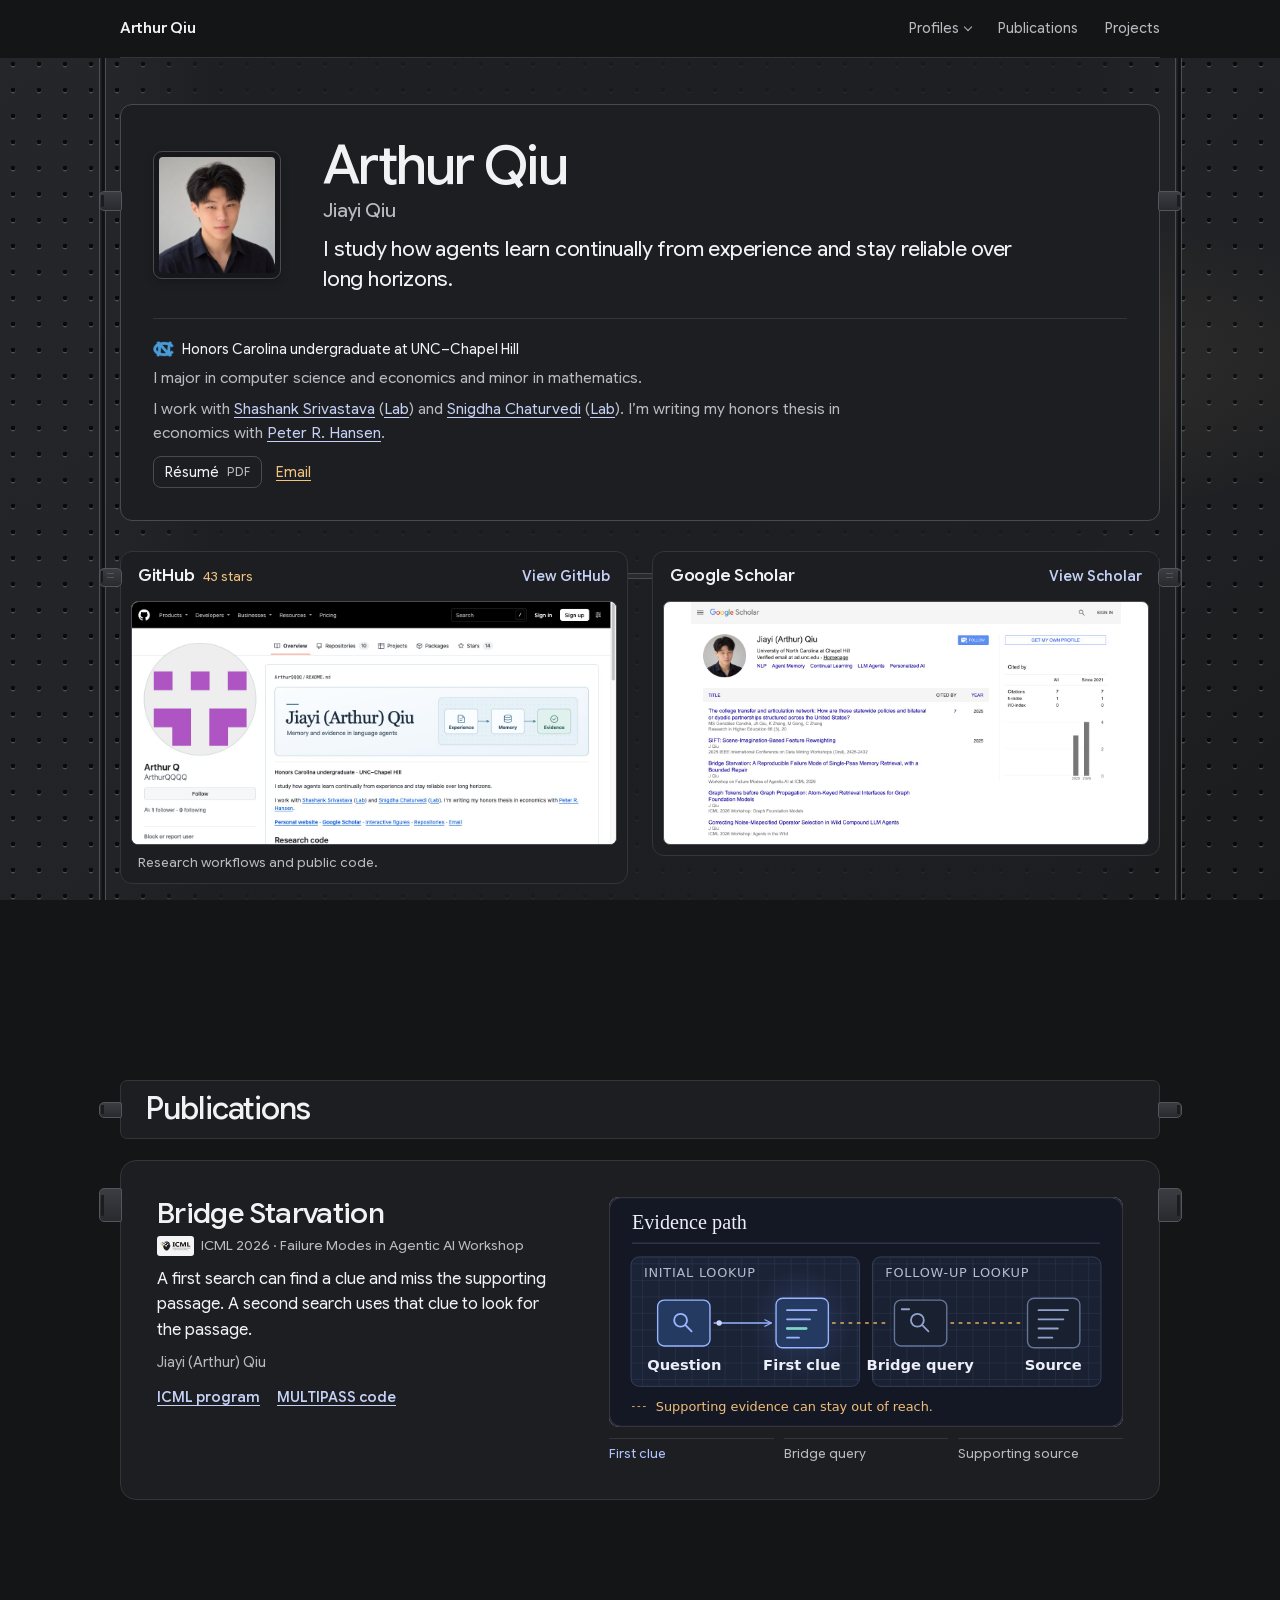
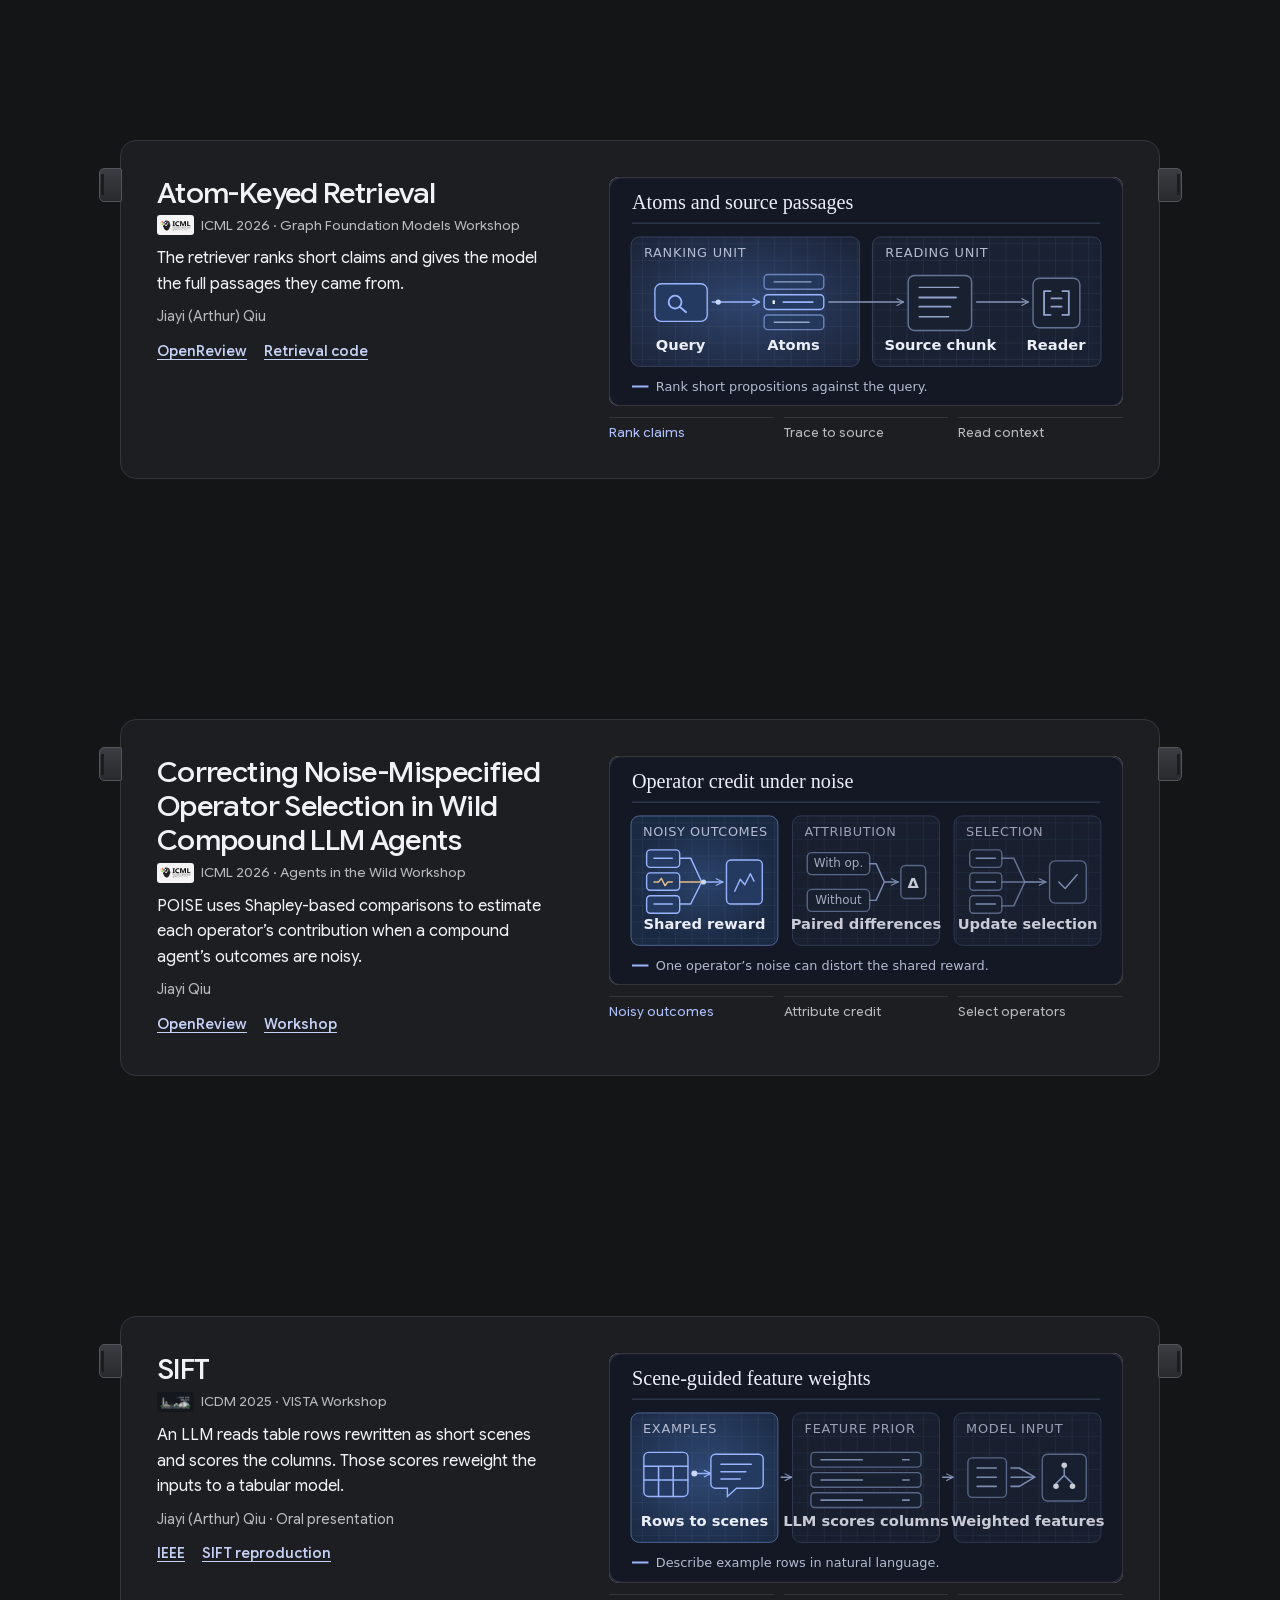
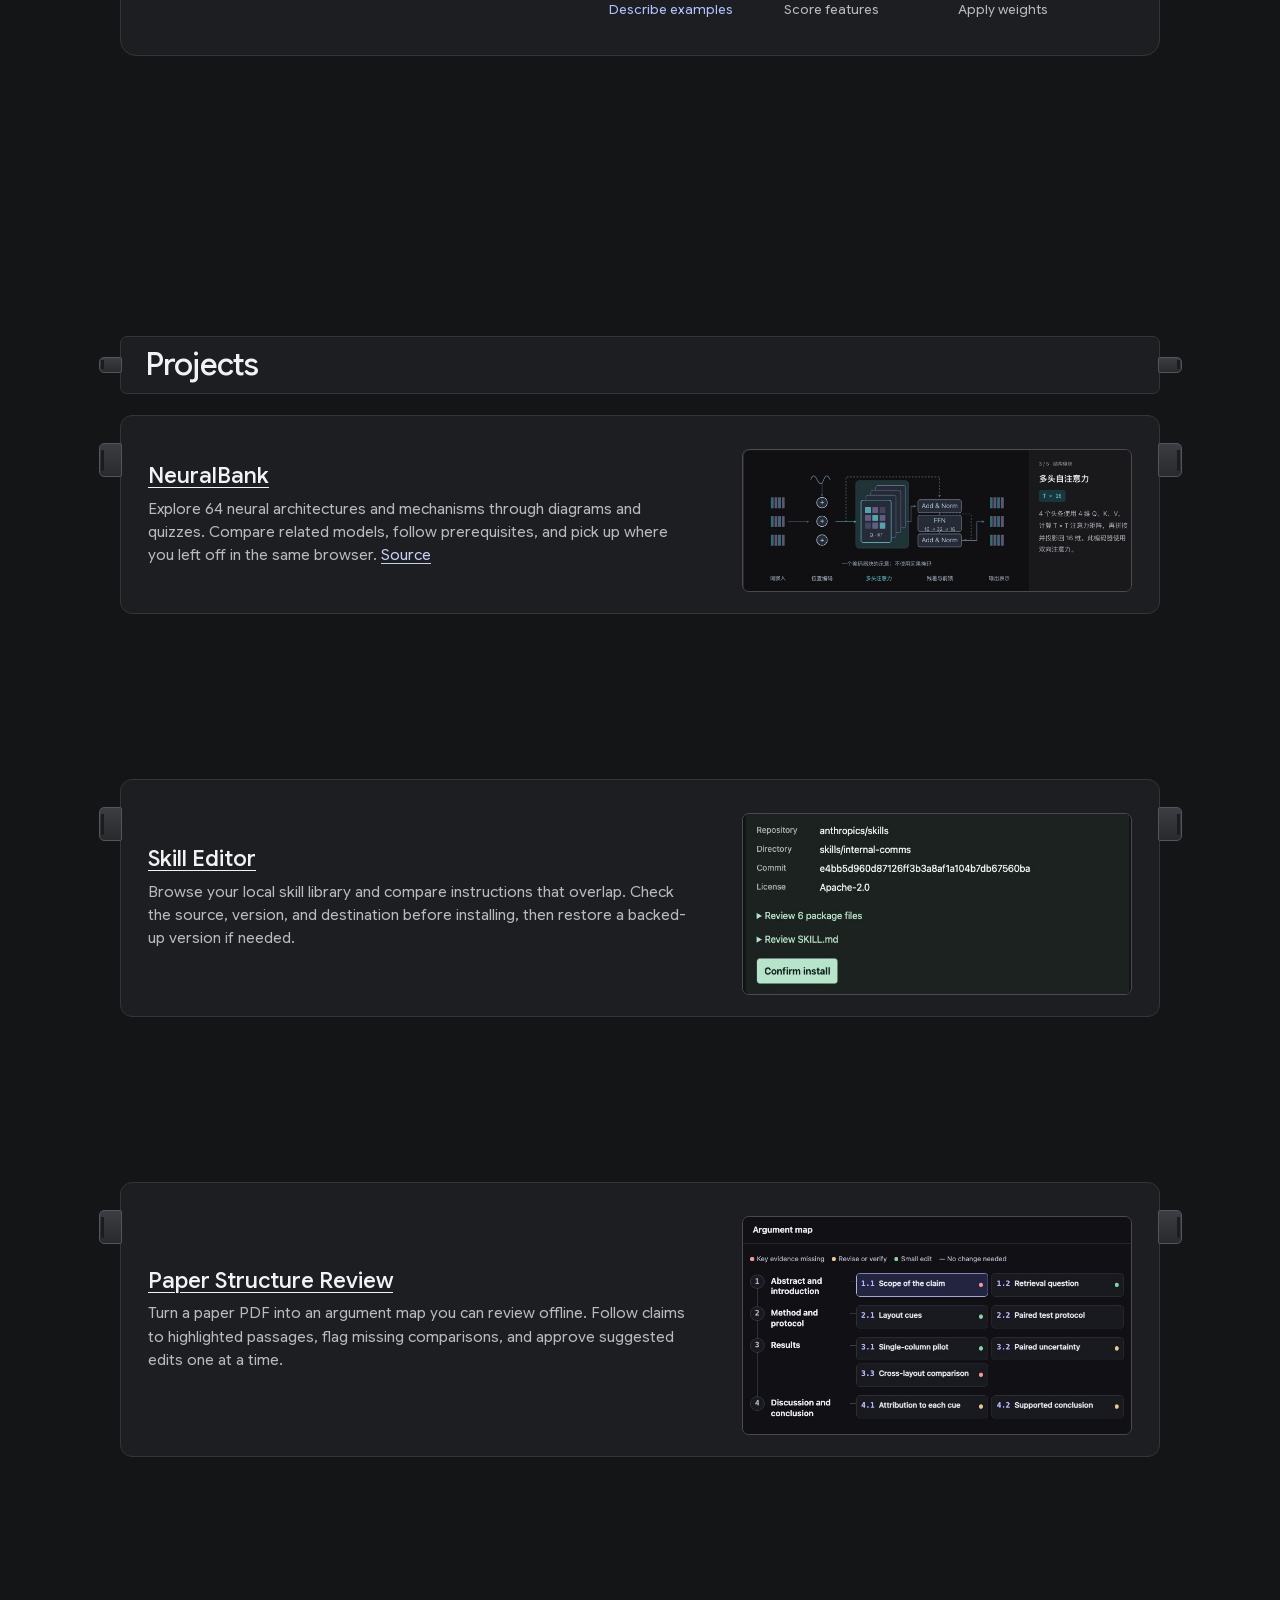
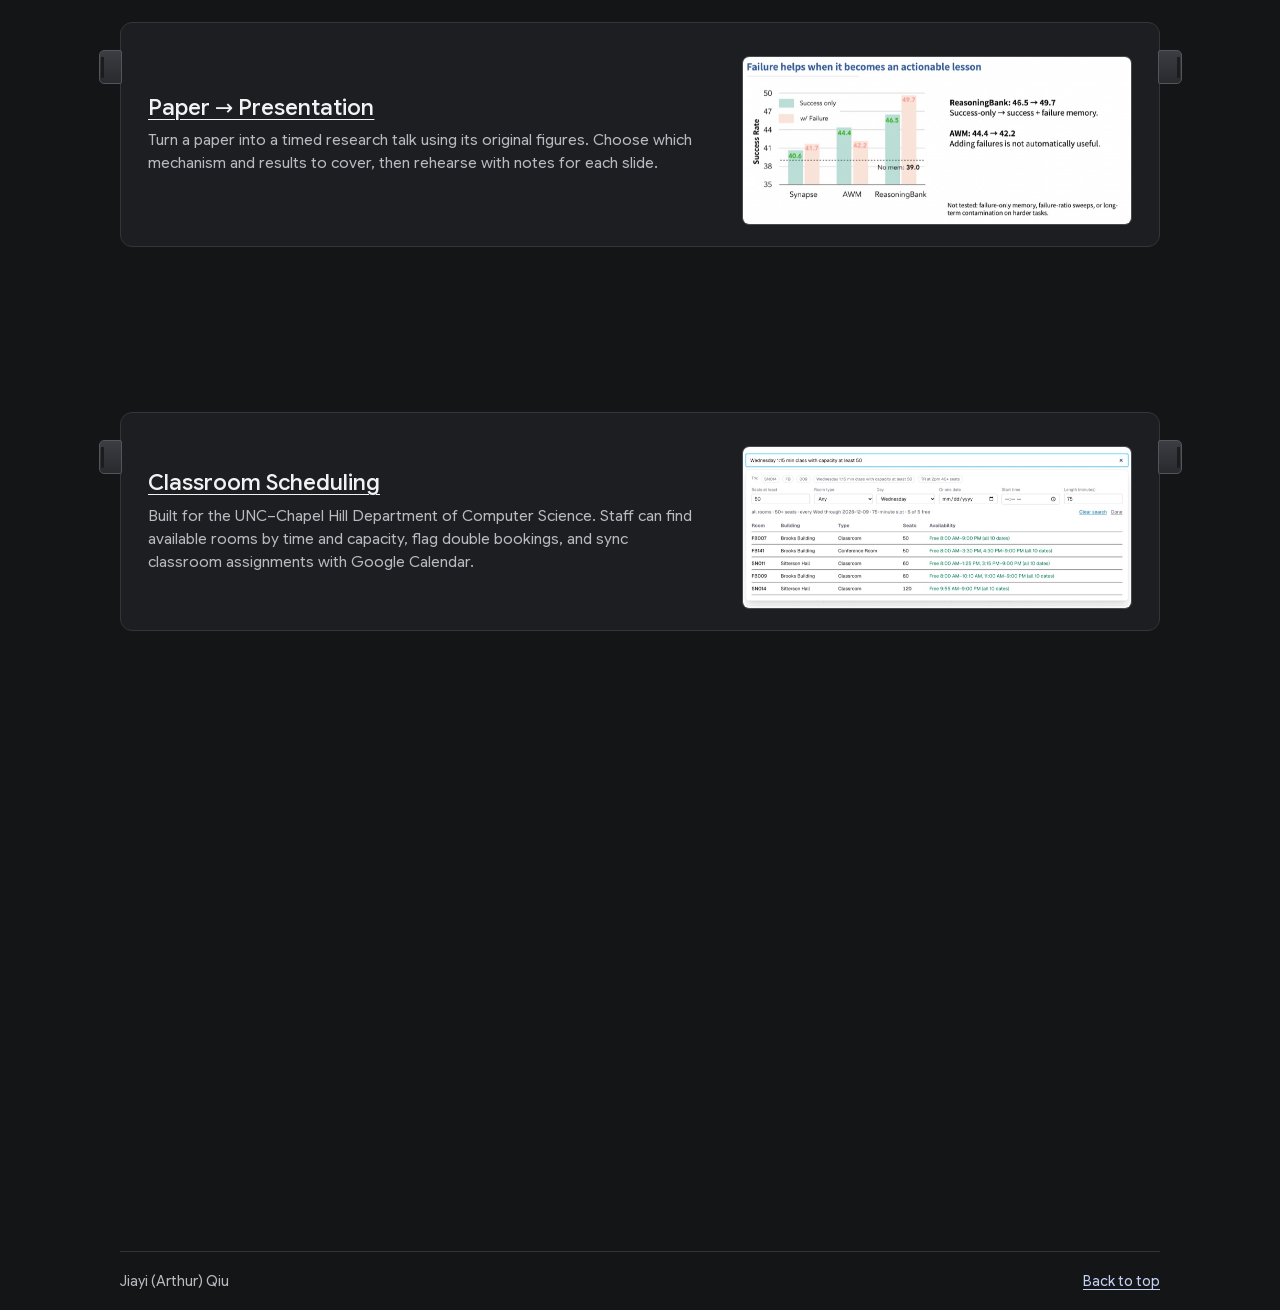
<file: index.html>
<!doctype html>
<html lang="en">
<head>
  <meta charset="utf-8">
  <meta name="viewport" content="width=device-width, initial-scale=1">
  <meta name="theme-color" content="#141517">
  <meta name="description" content="Jiayi (Arthur) Qiu, an Honors Carolina undergraduate studying continual learning and reliable long-horizon agents.">
  <title>Jiayi (Arthur) Qiu</title>
  <link rel="canonical" href="https://arthurqqqq.github.io/">
  <link rel="preload" href="google-sans-flex-latin.woff2" as="font" type="font/woff2" crossorigin>
  <link rel="stylesheet" href="styles.css?v=project-previews">
  <script type="module" src="research-scroll.js?v=project-previews"></script>
</head>
<body id="home">
  <div class="pegboard" aria-hidden="true"><div class="pegboard-light"></div></div>
  <a class="skip-link" href="#main">Skip to content</a>
  <header class="site-header">
    <div class="container header-inner">
      <a class="wordmark" href="#home">Arthur Qiu</a>
      <nav class="main-nav" aria-label="Main navigation">
        <details class="nav-profiles" id="nav-profiles">
          <summary>Profiles</summary>
          <ul class="nav-profile-links">
            <li><a href="#profiles">Profile previews</a></li>
            <li><a href="https://github.com/ArthurQQQQ">GitHub</a></li>
            <li><a href="https://scholar.google.com/citations?user=WC9dYREAAAAJ&amp;hl=en">Google Scholar</a></li>
          </ul>
        </details>
        <a href="#research">Publications</a>
        <a href="#projects">Projects</a>
      </nav>
    </div>
  </header>

  <main id="main">
    <section class="hero container rail-card" aria-labelledby="profile-name">
      <div class="hero-identity">
        <div class="portrait-mount">
          <img class="portrait" src="portrait.jpg?v=256" alt="Jiayi (Arthur) Qiu" width="256" height="256" fetchpriority="high">
        </div>
        <div class="hero-name">
          <h1 id="profile-name">
            Arthur Qiu
            <span class="formal-name">Jiayi Qiu</span>
          </h1>
          <p class="research-thesis">I study how agents learn continually from experience and stay reliable over long horizons.</p>
        </div>
      </div>
      <div class="hero-details">
        <p class="affiliation"><img class="unc-mark" src="unc-interlocking-nc.png" alt="" width="29" height="23"> <span>Honors Carolina undergraduate at UNC–Chapel Hill</span></p>
        <p>I major in computer science and economics and minor in mathematics.</p>
        <p>I work with <a href="https://www.ssriva.com/">Shashank Srivastava</a> (<a href="https://l3.cs.unc.edu/" aria-label="Learning from Language Lab (L³)">Lab</a>) and <a href="https://cs.unc.edu/person/snigdha-chaturvedi/">Snigdha Chaturvedi</a> (<a href="https://nlp.cs.unc.edu/#lab-Chaturvedi-Lab" aria-label="Chaturvedi Lab">Lab</a>). I’m writing my honors thesis in economics with <a href="https://econ.unc.edu/people/hansen-peter/">Peter R. Hansen</a>.</p>
        <nav class="social-links" aria-label="Contact">
          <a class="resume-link" href="resume.pdf">Résumé <span>PDF</span></a>
          <a href="mailto:arthurq@ad.unc.edu">Email</a>
        </nav>
      </div>
    </section>

    <section class="profile-section container" id="profiles" aria-label="Research profiles">
      <div class="profile-grid">
        <article class="profile-card" aria-labelledby="github-title">
          <a class="profile-link rail-card" href="https://github.com/ArthurQQQQ" aria-labelledby="open-github-profile" aria-describedby="github-summary github-stars">
            <header class="profile-card-header">
              <div class="profile-card-title">
                <h2 id="github-title">GitHub</h2>
                <span class="profile-stat" id="github-stars" aria-label="43 stars received across public non-fork repositories">43 stars</span>
              </div>
              <span class="profile-action" id="open-github-profile">View GitHub</span>
            </header>
            <div class="profile-preview">
              <img src="github-page-preview.jpg?v=project-venues" width="1280" height="640" decoding="async"
                alt="Public GitHub profile with the avatar, repository navigation, and research README">
            </div>
            <p class="profile-summary" id="github-summary">Research workflows and public code.</p>
          </a>
        </article>
        <article class="profile-card" id="scholar-preview" aria-labelledby="scholar-title">
          <a class="profile-link rail-card" href="https://scholar.google.com/citations?user=WC9dYREAAAAJ&amp;hl=en" aria-labelledby="open-scholar-profile">
            <header class="profile-card-header">
              <h2 id="scholar-title">Google Scholar</h2>
              <span class="profile-action" id="open-scholar-profile">View Scholar</span>
            </header>
            <div class="profile-preview">
              <img src="scholar-page-preview.jpg?v=poise" width="1280" height="720" decoding="async"
                alt="Public Google Scholar profile with the publication list and citation panel">
            </div>
          </a>
        </article>
      </div>
    </section>

    <section class="section-block" id="research" aria-labelledby="research-title">
      <div class="container">
        <div class="rail-heading rail-card">
          <h2 id="research-title">Publications</h2>
          <a id="paper-preview-link" href="https://arthurqqqq.github.io/#research" hidden>View animations on the live site</a>
        </div>
        <ol class="publication-list">
          <li>
            <article class="publication rail-card" id="bridge-starvation">
              <div class="paper-copy">
                <div class="entry-heading">
                  <h3>Bridge Starvation</h3>
                  <span class="entry-label venue-label">
                    <img class="venue-mark" src="venue-icml.svg" width="37" height="20" alt="" loading="lazy">
                    <span>ICML 2026 · Failure Modes in Agentic AI Workshop</span>
                  </span>
                </div>
                <p class="publication-summary">A first search can find a clue and miss the supporting passage. A second search uses that clue to look for the passage.</p>
                <p class="paper-meta">Jiayi (Arthur) Qiu</p>
                <div class="publication-links">
                  <a href="https://icml.cc/virtual/2026/77991" aria-label="ICML program for Bridge Starvation">ICML program</a>
                  <a href="https://github.com/ArthurQQQQ/multipass-multihop-retrieval-ICMLW">MULTIPASS code</a>
                </div>
              </div>
              <figure class="paper-media" aria-label="An initial query finds a first clue. A second pass can use a bridge entity to find the supporting source.">
                <object class="paper-figure" data="bridge-starvation.svg?v=gsap-scroll" type="image/svg+xml" aria-hidden="true" tabindex="-1">
                  <img src="bridge-starvation.svg?v=gsap-scroll" width="560" height="250" alt="">
                </object>
                <figcaption>
                  <ol class="paper-phases" aria-label="Diagram sequence">
                  <li>First clue</li>
                  <li>Bridge query</li>
                  <li>Supporting source</li>
                  </ol>
                </figcaption>
              </figure>
            </article>
          </li>
          <li>
            <article class="publication rail-card">
              <div class="paper-copy">
                <div class="entry-heading">
                  <h3>Atom-Keyed Retrieval</h3>
                  <span class="entry-label venue-label">
                    <img class="venue-mark" src="venue-icml.svg" width="37" height="20" alt="" loading="lazy">
                    <span>ICML 2026 · Graph Foundation Models Workshop</span>
                  </span>
                </div>
                <p class="publication-summary">The retriever ranks short claims and gives the model the full passages they came from.</p>
                <p class="paper-meta">Jiayi (Arthur) Qiu</p>
                <div class="publication-links">
                  <a href="https://openreview.net/forum?id=4xdvVhh8gb" aria-label="OpenReview record for Atom-Keyed Retrieval">OpenReview</a>
                  <a href="https://github.com/ArthurQQQQ/atom-keyed-chunk-retrieval-qa-ICMLW">Retrieval code</a>
                </div>
              </div>
              <figure class="paper-media" aria-label="Atomic propositions are ranked, mapped to their original passages, and returned to the reader.">
                <object class="paper-figure" data="atom-keyed.svg?v=gsap-scroll" type="image/svg+xml" aria-hidden="true" tabindex="-1">
                  <img src="atom-keyed.svg?v=gsap-scroll" width="560" height="250" alt="">
                </object>
                <figcaption>
                  <ol class="paper-phases" aria-label="Diagram sequence">
                  <li>Rank claims</li>
                  <li>Trace to source</li>
                  <li>Read context</li>
                  </ol>
                </figcaption>
              </figure>
            </article>
          </li>
          <li id="poise">
            <article class="publication rail-card">
              <div class="paper-copy">
                <div class="entry-heading">
                  <h3>Correcting Noise-Mispecified Operator Selection in Wild Compound LLM Agents</h3>
                  <span class="entry-label venue-label">
                    <img class="venue-mark" src="venue-icml.svg" width="37" height="20" alt="" loading="lazy">
                    <span>ICML 2026 · Agents in the Wild Workshop</span>
                  </span>
                </div>
                <p class="publication-summary">POISE uses Shapley-based comparisons to estimate each operator’s contribution when a compound agent’s outcomes are noisy.</p>
                <p class="paper-meta">Jiayi Qiu</p>
                <div class="publication-links">
                  <a href="https://openreview.net/forum?id=hXWLQWjmNr" aria-label="OpenReview record for POISE">OpenReview</a>
                  <a href="https://agentwild-workshop.github.io/icml2026/" aria-label="ICML 2026 Agents in the Wild Workshop">Workshop</a>
                </div>
              </div>
              <figure class="paper-media" aria-label="POISE uses marginal comparisons of noisy workflow outcomes to assign operator credit and guide selection.">
                <object class="paper-figure" data="poise.svg" type="image/svg+xml" aria-hidden="true" tabindex="-1">
                  <img src="poise.svg" width="560" height="250" alt="">
                </object>
                <figcaption>
                  <ol class="paper-phases" aria-label="Diagram sequence">
                    <li>Noisy outcomes</li>
                    <li>Attribute credit</li>
                    <li>Select operators</li>
                  </ol>
                </figcaption>
              </figure>
            </article>
          </li>
          <li>
            <article class="publication rail-card">
              <div class="paper-copy">
                <div class="entry-heading">
                  <h3>SIFT</h3>
                  <span class="entry-label venue-label">
                    <img class="venue-mark venue-mark-icdm" src="venue-icdm-2025.png" width="37" height="20" alt="" loading="lazy">
                    <span>ICDM 2025 · VISTA Workshop</span>
                  </span>
                </div>
                <p class="publication-summary">An LLM reads table rows rewritten as short scenes and scores the columns. Those scores reweight the inputs to a tabular model.</p>
                <p class="paper-meta">Jiayi (Arthur) Qiu · Oral presentation</p>
                <div class="publication-links">
                  <a href="https://doi.org/10.1109/ICDMW69685.2025.00298" aria-label="IEEE article for SIFT">IEEE</a>
                  <a href="https://github.com/ArthurQQQQ/SIFT-LLM-feature-reweighting-tabular-ICDMW">SIFT reproduction</a>
                </div>
              </div>
              <figure class="paper-media" aria-label="Table rows become short written scenes. A language model scores feature importance, and the weights are applied to tabular inputs.">
                <object class="paper-figure" data="sift.svg?v=gsap-scroll" type="image/svg+xml" aria-hidden="true" tabindex="-1">
                  <img src="sift.svg?v=gsap-scroll" width="560" height="250" alt="">
                </object>
                <figcaption>
                  <ol class="paper-phases" aria-label="Diagram sequence">
                  <li>Describe examples</li>
                  <li>Score features</li>
                  <li>Apply weights</li>
                  </ol>
                </figcaption>
              </figure>
            </article>
          </li>
        </ol>
      </div>
    </section>

    <section class="section-block" id="projects" aria-labelledby="projects-title">
      <div class="container">
        <div class="rail-heading rail-card">
          <h2 id="projects-title">Projects</h2>
        </div>
        <ul class="projects-list">
          <li>
            <article class="workflow-card rail-card" aria-labelledby="neuralbank-title">
              <div class="workflow-copy">
                <h3 id="neuralbank-title"><a href="https://arthurqqqq.github.io/NeuralBank/">NeuralBank</a></h3>
                <p>Explore 64 neural architectures and mechanisms through diagrams and quizzes. Compare related models, follow prerequisites, and pick up where you left off in the same browser. <a href="https://github.com/ArthurQQQQ/NeuralBank" aria-label="NeuralBank source code">Source</a></p>
              </div>
              <figure class="project-preview">
                <img src="preview-neuralbank.jpg" width="750" height="272" loading="lazy" decoding="async"
                  alt="NeuralBank’s interactive Transformer diagram with multi-head self-attention selected in the layer inspector.">
              </figure>
            </article>
          </li>
          <li>
            <article class="workflow-card rail-card" aria-labelledby="skill-editor-title">
              <div class="workflow-copy">
                <h3 id="skill-editor-title"><a href="https://github.com/ArthurQQQQ/skill-engine">Skill Editor</a></h3>
                <p>Browse your local skill library and compare instructions that overlap. Check the source, version, and destination before installing, then restore a backed-up version if needed.</p>
              </div>
              <figure class="project-preview">
                <img src="preview-skill-editor.jpg" width="658" height="305" loading="lazy" decoding="async"
                  alt="Skill Editor previews the repository, skill version, license, and package files before installation.">
              </figure>
            </article>
          </li>
          <li>
            <article class="workflow-card rail-card" aria-labelledby="structure-review-title">
              <div class="workflow-copy">
                <h3 id="structure-review-title"><a href="https://github.com/ArthurQQQQ/advisor-ready-paper-structure">Paper Structure Review</a></h3>
                <p>Turn a paper PDF into an argument map you can review offline. Follow claims to highlighted passages, flag missing comparisons, and approve suggested edits one at a time.</p>
              </div>
              <figure class="project-preview">
                <img src="preview-paper-structure.jpg" width="720" height="403" loading="lazy" decoding="async"
                  alt="The example review maps paper sections to claims and marks where evidence is missing.">
              </figure>
            </article>
          </li>
          <li>
            <article class="workflow-card rail-card" aria-labelledby="paper-presentation-title">
              <div class="workflow-copy">
                <h3 id="paper-presentation-title"><a href="https://github.com/ArthurQQQQ/paper-presentation-skill">Paper → Presentation</a></h3>
                <p>Turn a paper into a timed research talk using its original figures. Choose which mechanism and results to cover, then rehearse with notes for each slide.</p>
              </div>
              <figure class="project-preview">
                <img src="preview-paper-presentation.jpg" width="740" height="319" loading="lazy" decoding="async"
                  alt="An example evidence slide compares the effect of adding failure memories across three methods.">
              </figure>
            </article>
          </li>
          <li>
            <article class="workflow-card rail-card" aria-labelledby="classroom-title">
              <div class="workflow-copy">
                <h3 id="classroom-title"><a href="https://github.com/ArthurQQQQ/COMP523-TeamH">Classroom Scheduling</a></h3>
                <p>Built for the UNC–Chapel Hill Department of Computer Science. Staff can find available rooms by time and capacity, flag double bookings, and sync classroom assignments with Google Calendar.</p>
              </div>
              <figure class="project-preview">
                <img src="preview-classroom.jpg" width="760" height="315" loading="lazy" decoding="async"
                  alt="The room finder lists five available rooms for a 75-minute Wednesday class needing at least 50 seats.">
              </figure>
            </article>
          </li>
        </ul>
      </div>
    </section>
  </main>

  <footer class="site-footer">
    <div class="container footer-inner"><span>Jiayi (Arthur) Qiu</span><a href="#home">Back to top</a></div>
  </footer>
  <script>
    if (location.protocol === 'file:') {
      document.getElementById('paper-preview-link').hidden = false;
    }

    const profileMenu = document.getElementById('nav-profiles');
    profileMenu.addEventListener('focusout', (event) => {
      if (!profileMenu.contains(event.relatedTarget)) profileMenu.open = false;
    });
    profileMenu.addEventListener('click', (event) => {
      if (event.target.closest('a')) profileMenu.open = false;
    });
    document.addEventListener('pointerdown', (event) => {
      if (!profileMenu.contains(event.target)) profileMenu.open = false;
    });
    document.addEventListener('keydown', (event) => {
      if (event.key !== 'Escape' || !profileMenu.open) return;
      if (profileMenu.contains(document.activeElement)) profileMenu.querySelector('summary').focus();
      profileMenu.open = false;
    });
  </script>
</body>
</html>
</file>
<file: styles.css>
@font-face {
  font-family: "Google Sans Flex";
  src: url("google-sans-flex-latin.woff2") format("woff2");
  font-style: normal;
  font-weight: 400 700;
  font-display: swap;
}

:root {
  color-scheme: dark;
  --page: #141517;
  --surface: #1d1e21;
  --raised: #292a2e;
  --ink: #f2f2f4;
  --muted: #b8bac0;
  --line: #343539;
  --strong-line: #484a50;
  --blue: #c4d0f5;
  --brass: #f0c380;
  --nav-height: 58px;
  --content-width: 1040px;
  --page-edge: clamp(20px, 5vw, 48px);
  --board-inset: max(var(--page-edge), calc((100% - var(--content-width)) / 2));
  --rail-gap: clamp(9px, 1.7vw, 18px);
  --rail-width: 7px;
  --card-padding: clamp(19px, 3.1vw, 36px);
  font: 16px/1.59 "Google Sans Flex", system-ui, sans-serif;
  font-optical-sizing: auto;
  color: var(--ink);
  background: var(--page);
}

* { box-sizing: border-box; }
html { scroll-behavior: smooth; scroll-padding-top: calc(var(--nav-height) + 17px); }
body { margin: 0; isolation: isolate; }
h1, h2, h3, p { margin: 0; }
a { color: var(--blue); text-underline-offset: .19em; text-decoration-thickness: 1px; }
a:hover { text-decoration-thickness: 2px; }
:focus-visible { outline: 2px solid var(--blue); outline-offset: 4px; }
::selection { background: #3e4a7e; color: #fff; }

.container {
  width: min(var(--content-width), calc(100% - var(--page-edge) * 2));
  margin-inline: auto;
}

.pegboard {
  position: fixed;
  inset: 0;
  z-index: -1;
  pointer-events: none;
  background:
    linear-gradient(90deg,
      transparent calc(var(--board-inset) + 4px),
      rgb(28 30 33 / .82) calc(var(--board-inset) + 92px),
      rgb(28 30 33 / .82) calc(100% - var(--board-inset) - 92px),
      transparent calc(100% - var(--board-inset) - 4px)),
    radial-gradient(circle at 13px 12px, #090a0c 2px, transparent 2.6px) 0 0 / 26px 26px,
    radial-gradient(circle at 13px 13.1px, #50535a 1.9px, transparent 2.7px) 0 0 / 26px 26px,
    linear-gradient(140deg, #242629, #202225 68%, #1a1c1e);
}
.pegboard::before, .pegboard::after {
  position: absolute;
  z-index: 1;
  inset-block: 0;
  box-sizing: border-box;
  width: var(--rail-width);
  border-inline: 1px solid #4b4e53;
  background: linear-gradient(90deg, #26282c, #0e0f10 58%, #16171a);
  content: "";
}
.pegboard::before { inset-inline-start: calc(var(--board-inset) - var(--rail-gap) - var(--rail-width) / 2); }
.pegboard::after { inset-inline-end: calc(var(--board-inset) - var(--rail-gap) - var(--rail-width) / 2); }
.pegboard-light {
  position: absolute;
  inset: -72px 0;
  background: radial-gradient(ellipse 56% 200px at 67% 42%, rgb(215 162 106 / .13), transparent 82%);
}

.rail-card { position: relative; }
.rail-card::before, .rail-card::after {
  position: absolute;
  inset-block-start: clamp(15px, 2.4vw, 27px);
  box-sizing: border-box;
  width: calc(var(--rail-gap) + var(--rail-width) / 2 + 2px);
  height: clamp(25px, 3vw, 34px);
  border: 1px solid var(--guide-line, #52555a);
  background:
    linear-gradient(90deg, #1a1c1e, #1a1c1e) var(--guide-edge) center / 3px 65% no-repeat,
    linear-gradient(var(--guide-face, #3b3d42), var(--guide-shade, #282a2e));
  pointer-events: none;
  content: "";
}
.rail-card::before {
  --guide-edge: 1px;
  inset-inline-end: calc(100% - 1px);
  border-radius: 5px 2px 2px 5px;
}
.rail-card::after {
  --guide-edge: calc(100% - 1px);
  inset-inline-start: calc(100% - 1px);
  border-radius: 2px 5px 5px 2px;
}

.skip-link {
  position: fixed;
  top: 9px;
  left: 12px;
  z-index: 10;
  padding: 8px 12px;
  border-radius: 5px;
  color: var(--ink);
  background: var(--raised);
  transform: translateY(-160%);
}
.skip-link:focus { transform: none; }

.site-header {
  position: sticky;
  top: 0;
  z-index: 5;
  background: var(--page);
}
.header-inner {
  display: flex;
  min-height: var(--nav-height);
  align-items: center;
  justify-content: space-between;
  gap: 16px;
  border-bottom: 1px solid var(--line);
}
.wordmark {
  display: inline-flex;
  min-height: 44px;
  align-items: center;
  color: var(--ink);
  font-size: 15px;
  font-weight: 570;
  line-height: 1.3;
  letter-spacing: -.017em;
  text-decoration: none;
  white-space: nowrap;
}
.wordmark:hover { text-decoration: underline; }
.main-nav { position: relative; display: flex; align-items: center; gap: clamp(12px, 3vw, 27px); }
.main-nav a, .nav-profiles summary {
  display: inline-flex;
  align-items: center;
  min-height: 44px;
  color: var(--muted);
  font-size: 14px;
  text-decoration: none;
}
.main-nav a:hover, .nav-profiles summary:hover { color: var(--blue); text-decoration: underline; }
.nav-profiles summary {
  gap: 6px;
  list-style: none;
  cursor: pointer;
}
.nav-profiles summary::-webkit-details-marker { display: none; }
.nav-profiles summary::after {
  width: 5px;
  height: 5px;
  margin-top: -3px;
  border: solid currentColor;
  border-width: 0 1px 1px 0;
  transform: rotate(45deg);
  content: "";
}
.nav-profiles[open] summary { color: var(--ink); }
.nav-profiles[open] summary::after { margin-top: 3px; transform: rotate(225deg); }
.nav-profile-links {
  position: absolute;
  inset-block-start: 100%;
  inset-inline-start: 0;
  z-index: 1;
  width: 12.5rem;
  margin: 0;
  padding: 5px;
  border: 1px solid var(--strong-line);
  border-radius: 9px;
  background: var(--surface);
  list-style: none;
  box-shadow: 0 9px 22px rgb(0 0 0 / .28);
}
.nav-profile-links a {
  display: flex;
  padding-inline: 10px;
  border-radius: 5px;
}
.nav-profile-links a:is(:hover, :focus-visible) { background: var(--raised); color: var(--ink); }

.hero {
  --portrait-size: 128px;
  --plate-padding: clamp(16px, 3vw, 32px);
  margin-block: clamp(24px, 4vw, 46px) clamp(18px, 3vw, 30px);
  padding: var(--plate-padding);
  border: 1px solid var(--strong-line);
  border-radius: 12px;
  background: var(--surface);
}
.hero-identity {
  display: grid;
  grid-template-columns: var(--portrait-size) minmax(0, 1fr);
  align-items: center;
  gap: clamp(16px, 3.5vw, 42px);
}
.hero::before, .hero::after {
  inset-block-start: calc(var(--plate-padding) + var(--portrait-size) / 2 - 10px);
  height: 20px;
}
.hero h1 {
  font-size: clamp(34px, 4.6vw, 55px);
  font-weight: 505;
  line-height: 1.04;
  letter-spacing: -.031em;
}
.formal-name {
  display: block;
  margin-top: 5px;
  color: var(--muted);
  font-size: clamp(14px, 1.65vw, 19px);
  font-weight: 475;
  line-height: 1.25;
  letter-spacing: -.008em;
}
.research-thesis {
  max-width: 53ch;
  margin-top: 11px;
  font-size: clamp(17px, 1.75vw, 21px);
  font-weight: 435;
  line-height: 1.43;
  letter-spacing: -.01em;
  text-wrap: pretty;
}
.hero-details {
  margin-top: clamp(18px, 2.4vw, 24px);
  padding-top: clamp(12px, 2vw, 19px);
  border-top: 1px solid var(--line);
  color: var(--muted);
  font-size: .9375rem;
}
.hero-details p { max-width: 74ch; }
.hero-details p + p { margin-top: 7px; }
.affiliation {
  display: flex;
  align-items: center;
  gap: 8px;
  color: var(--ink);
  font-size: 14px;
}
.unc-mark { display: block; width: 21px; height: auto; flex: none; }
.portrait-mount {
  padding: 5px;
  border: 1px solid var(--strong-line);
  border-radius: 9px;
  background: #16171a;
  box-shadow: 0 3px 8px rgb(0 0 0 / .22);
}
.portrait {
  display: block;
  width: 100%;
  height: auto;
  aspect-ratio: 1;
  border-radius: 4px;
  object-fit: cover;
}
.social-links { display: flex; align-items: center; flex-wrap: wrap; gap: 5px 14px; margin-top: 10px; font-size: 14px; }
.social-links a {
  display: inline-flex;
  min-height: 32px;
  align-items: center;
  color: var(--brass);
}
.social-links .resume-link {
  gap: 8px;
  padding-inline: 11px;
  border: 1px solid var(--strong-line);
  border-radius: 8px;
  background: var(--surface);
  color: var(--ink);
  text-decoration: none;
}
.resume-link span { color: var(--muted); font-size: .75rem; }
.resume-link:hover { background: var(--raised); }

.profile-grid {
  --profile-gap: 24px;
  position: relative;
  display: grid;
  grid-template-columns: repeat(2, minmax(0, 1fr));
  align-items: start;
  gap: var(--profile-gap);
}
.profile-section { margin-bottom: 42px; }
.profile-card { min-width: 0; }
.profile-grid::before, .profile-card:first-child::before {
  position: absolute;
  box-sizing: border-box;
  display: none;
  border: 1px solid var(--strong-line);
  background: var(--raised);
  pointer-events: none;
  content: "";
}
@media (min-width: 561px) {
  .profile-card:first-child .rail-card::after,
  .profile-card:last-child .rail-card::before { display: none; }
  .profile-grid::before {
    display: block;
    inset-block-start: 22px;
    inset-inline-start: calc(50% - var(--profile-gap) / 2 - 1px);
    width: calc(var(--profile-gap) + 2px);
    height: 6px;
    border-radius: 2px;
  }
}
.profile-link {
  display: block;
  padding: 0 10px 10px;
  border: 1px solid var(--line);
  border-radius: 12px;
  background: var(--surface);
  color: var(--ink);
  text-decoration: none;
}
.profile-link.rail-card::before, .profile-link.rail-card::after {
  inset-block-start: 16px;
  height: 19px;
  border-radius: 5px;
  background:
    linear-gradient(#17191c, #17191c) var(--guide-edge) center / 2px 68% no-repeat,
    repeating-linear-gradient(0deg, transparent 0 3px, rgb(255 255 255 / .16) 3px 4px) center / 7px 8px no-repeat,
    linear-gradient(var(--guide-face, #3b3d42), var(--guide-shade, #282a2e));
}
.profile-card-header {
  display: flex;
  min-height: 49px;
  align-items: center;
  justify-content: space-between;
  gap: 10px;
  padding-inline: 7px;
}
.profile-card-header h2 { font-size: 17px; font-weight: 570; line-height: 1.28; letter-spacing: -.015em; }
.profile-card-title { display: flex; flex-wrap: wrap; align-items: baseline; gap: 2px 9px; }
.profile-stat { color: var(--brass); font-size: .8125rem; white-space: nowrap; }
.profile-summary { padding: 8px 7px 0; color: var(--muted); font-size: .8125rem; }
.profile-action, .publication-links a {
  color: var(--blue);
  font-size: .875rem;
  font-weight: 550;
  white-space: nowrap;
}
.profile-link:is(:hover, :focus-visible) .profile-action {
  text-decoration: underline;
  text-underline-offset: .19em;
}
.profile-link:is(:hover, :focus-visible) .profile-preview {
  border-color: var(--blue);
}
.profile-preview {
  --reveal-start: .55;
  border: 1px solid var(--strong-line);
  border-radius: 7px;
  overflow: hidden;
  background: #fff;
}
.profile-preview img {
  display: block;
  width: 100%;
  height: auto;
  aspect-ratio: 2 / 1;
  object-fit: contain;
  object-position: top center;
}
.publication-list, .projects-list { margin: 0; padding: 0; list-style: none; }

.entry-heading {
  display: flex;
  flex-wrap: wrap;
  align-items: baseline;
  gap: 3px 11px;
}
.entry-label {
  color: var(--muted);
  font-size: .84375rem;
  line-height: 1.45;
}
.venue-label {
  display: inline-flex;
  min-width: 0;
  align-items: center;
  gap: 7px;
}
.venue-mark {
  display: block;
  flex: none;
  width: 37px;
  height: 20px;
  padding: 2px 3px;
  border-radius: 3px;
  background: #f5f5f6;
  object-fit: contain;
}
.venue-mark-icdm { background: #14171e; }

.section-block { padding-block: 18px 46px; }
.rail-heading {
  position: sticky;
  top: var(--section-heading-top, calc(var(--nav-height) + 8px));
  z-index: 3;
  display: flex;
  align-items: center;
  justify-content: space-between;
  flex-wrap: wrap;
  gap: 4px 20px;
  margin-bottom: 21px;
  padding: 11px clamp(13px, 2.1vw, 25px);
  border: 1px solid var(--line);
  border-radius: 7px;
  background: var(--surface);
}
.rail-heading::before, .rail-heading::after {
  inset-block-start: calc(50% - 8px);
  height: 16px;
}
.rail-heading h2 {
  font-size: clamp(24px, 3vw, 31px);
  font-weight: 510;
  line-height: 1.12;
  letter-spacing: -.028em;
}
#research .publication[id], .workflow-card h3 {
  scroll-margin-block-start: max(0px, calc(var(--rail-dock-top, calc(var(--nav-height) + 76px)) - var(--nav-height) - 17px));
}
#paper-preview-link { font-size: .8125rem; }
.publication {
  display: grid;
  grid-template-columns: minmax(0, .88fr) minmax(0, 1.12fr);
  align-items: start;
  gap: clamp(24px, 4.1vw, 48px);
  padding: var(--card-padding);
  border: 1px solid var(--line);
  border-radius: 16px;
  background: var(--surface);
}
.publication-list > li + li { margin-top: 24px; }
[data-rail-stop]::after {
  display: block;
  height: var(--rail-dock-travel);
  content: "";
}
[data-rail-stop] > :is(.publication, .profile-grid, .profile-link, .workflow-card) {
  position: sticky;
  top: var(--rail-dock-top);
}
.rail-card[data-rail-engaged] {
  --guide-line: #bea076;
  --guide-face: #a98356;
  --guide-shade: #65503a;
}
.paper-copy { min-width: 0; }
.paper-copy .entry-heading { display: grid; gap: 5px; }
.paper-copy h3 {
  font-size: clamp(22px, 2.6vw, 29px);
  font-weight: 530;
  line-height: 1.17;
  letter-spacing: -.022em;
  text-wrap: balance;
}
.publication-summary { max-width: 46ch; margin-top: 11px; color: var(--ink); }
.paper-meta { margin-top: 9px; color: var(--muted); font-size: 14px; line-height: 1.45; }
.publication-links { display: flex; flex-wrap: wrap; gap: 4px 17px; margin-top: 9px; }
.publication-links a { display: inline-flex; align-items: center; min-height: 31px; }

.paper-media {
  --scroll-accent: 0;
  --phase-blue: #b0c1ff;
  --phase-mint: #8edbc8;
  --phase-amber: #efc78d;
  min-width: 0;
  margin: 0;
}
.paper-figure, .paper-figure img {
  display: block;
  width: 100%;
  height: auto;
  aspect-ratio: 560 / 250;
  border: 0;
  border-radius: 10px;
}
.paper-figure {
  outline: 1px solid var(--line);
  outline-offset: -1px;
  pointer-events: none;
}
.paper-phases {
  display: grid;
  grid-template-columns: repeat(3, minmax(0, 1fr));
  gap: 10px;
  margin: 11px 0 0;
  padding: 0;
  list-style: none;
  color: var(--muted);
  font-size: .8125rem;
  line-height: 1.3;
}
.paper-phases li {
  --phase-index: 0;
  --phase-color: var(--phase-blue);
  position: relative;
  min-width: 0;
  padding-top: 7px;
  border-top: 1px solid var(--line);
}
.paper-phases li:nth-child(2) { --phase-index: 1; --phase-color: var(--phase-mint); }
.paper-phases li:nth-child(3) { --phase-index: 2; --phase-color: var(--phase-amber); }
.paper-phases [aria-current="step"] { color: var(--phase-color); }
#research[data-scroll-motion] .paper-phases li::before {
  position: absolute;
  inset: -1px 0 auto;
  height: 3px;
  background: var(--phase-color);
  transform: scaleX(clamp(0, calc(var(--scroll-accent) * 3 - var(--phase-index)), 1));
  transform-origin: left;
  content: "";
}

#projects { padding-block-end: max(46px, var(--project-end-clearance, 0px)); }
.projects-list > li + li { margin-top: clamp(20px, 2.4vw, 30px); }
.workflow-card {
  display: grid;
  grid-template-columns: minmax(0, 1fr) clamp(282px, 36vw, 390px);
  align-items: center;
  gap: 19px clamp(24px, 4vw, 48px);
  padding: clamp(17px, 2.6vw, 27px);
  border: 1px solid var(--line);
  border-radius: 12px;
  background: var(--surface);
}
.workflow-card h3 {
  font-size: clamp(18px, 2.2vw, 22px);
  font-weight: 530;
  line-height: 1.25;
}
.workflow-card h3 a { color: var(--ink); }
.workflow-card p { margin-top: 8px; max-width: 58ch; color: var(--muted); font-size: .9375rem; line-height: 1.55; }
.project-preview { min-width: 0; margin: 0; }
.project-preview img {
  display: block;
  width: 100%;
  height: auto;
  border: 1px solid var(--strong-line);
  border-radius: 7px;
  transform: translateY(calc(6px * (1 - var(--preview-progress, 1))));
}
.site-footer { color: var(--muted); font-size: 14px; }
.footer-inner { display: flex; flex-wrap: wrap; justify-content: space-between; gap: 9px 20px; padding-block: 18px; border-top: 1px solid var(--line); }

@media (prefers-reduced-motion: reduce) {
  html { scroll-behavior: auto; }
}
@media (max-height: 559px), (prefers-reduced-motion: reduce) {
  .rail-heading { position: relative; top: auto; }
  #research .publication[id], .workflow-card h3 { scroll-margin-block-start: 0; }
}
@media screen and (prefers-reduced-motion: no-preference) {
  .scroll-reveal { animation: scroll-reveal 440ms ease-out; }
  .scroll-reveal:focus-within { animation: none; }
}
@keyframes scroll-reveal {
  from { opacity: var(--reveal-start, .68); }
  to { opacity: 1; }
}
@media (max-width: 720px) {
  .publication { grid-template-columns: minmax(0, 1fr); gap: 16px; }
  .workflow-card { grid-template-columns: minmax(0, 1fr); }
  .hero { --portrait-size: clamp(72px, 20vw, 98px); }
  .hero h1 { font-size: clamp(28px, 5.9vw, 42px); }
  .research-thesis { font-size: clamp(15px, 2.8vw, 18px); }
  .affiliation { font-size: 13px; }
}
@media (max-width: 560px) {
  :root { --nav-height: 52px; }
  .hero-identity {
    grid-template:
      "portrait name"
      "statement statement"
      / var(--portrait-size) minmax(0, 1fr);
    gap: 12px 15px;
  }
  .hero-name { display: contents; }
  .portrait-mount { grid-area: portrait; }
  .hero h1 { grid-area: name; }
  .hero .research-thesis { grid-area: statement; margin-top: 0; }
  .profile-grid { --profile-gap: 16px; grid-template-columns: minmax(0, 1fr); }
  .profile-card:first-child { position: relative; }
  .profile-card:first-child::before {
    display: block;
    inset-block-start: 100%;
    inset-inline-start: calc(50% - 3px);
    width: 6px;
    height: var(--profile-gap);
    border-radius: 2px;
  }
  .header-inner { gap: 11px; }
  .main-nav a, .nav-profiles summary { font-size: 13px; }
  .main-nav { gap: clamp(8px, 2.8vw, 15px); }
  .nav-profile-links { inset-inline: auto 0; width: min(calc(100vw - 2 * var(--page-edge)), max(100%, 12rem)); }
  .workflow-card h3 { font-size: clamp(17px, 3.7vw, 19px); }
}
@media (pointer: coarse) {
  .publication-links a, .social-links a { min-height: 44px; }
}
@media print {
  .pegboard, .rail-card::before, .rail-card::after, .profile-grid::before,
  .profile-card:first-child::before { display: none; }
  :root {
    color-scheme: light;
    --page: #fff;
    --surface: #fff;
    --raised: #f3f4f6;
    --ink: #171b22;
    --muted: #414853;
    --blue: #164a72;
    --brass: #6b471c;
    --line: #d7dbe2;
    --strong-line: #aeb6c4;
  }
  .skip-link, .site-header, .site-footer, .profile-preview { display: none; }
  [data-rail-stop]::after { display: none; }
  [data-rail-stop] > :is(.publication, .profile-grid, .profile-link, .workflow-card), .rail-heading { position: relative; top: auto; }
  #projects { padding-block-end: 46px; }
  .paper-figure { print-color-adjust: exact; }
  .project-preview img { transform: none; }
  .publication, .workflow-card { break-inside: avoid; }
  .container { width: 100%; }
}
</file>
